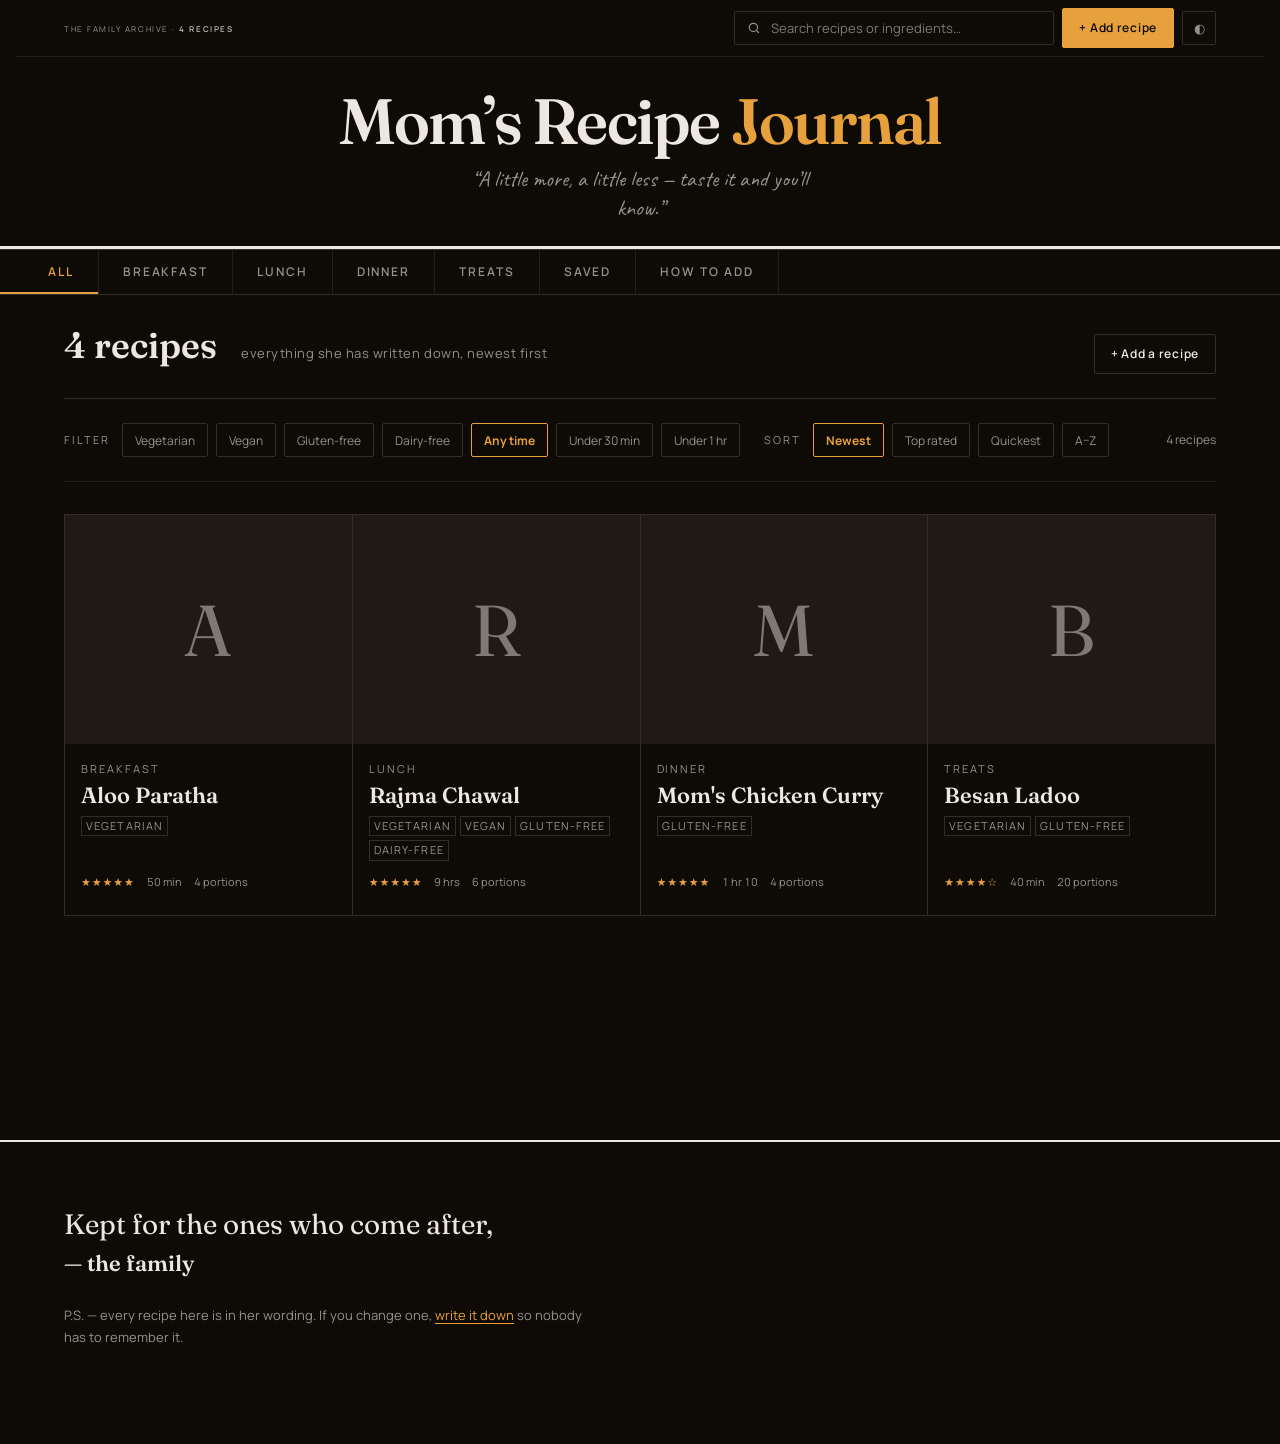
<file: index.html>
<!DOCTYPE html>
<html lang="en">
<head>
<meta charset="utf-8" />
<meta name="viewport" content="width=device-width, initial-scale=1" />
<title>Mom's Recipe Journal</title>
<meta name="description" content="The family archive of Mom's recipes — her wording, her photographs, her voice." />
<meta name="color-scheme" content="dark light" />
<link rel="icon" href="data:image/svg+xml,<svg xmlns='http://www.w3.org/2000/svg' viewBox='0 0 100 100'><text y='.9em' font-size='90'>&#127859;</text></svg>" />
<link rel="preconnect" href="https://fonts.googleapis.com" />
<link rel="preconnect" href="https://fonts.gstatic.com" crossorigin />
<link href="https://fonts.googleapis.com/css2?family=Caveat:wght@500;600&family=Fraunces:opsz,wght@9..144,400;9..144,600;9..144,700&family=Manrope:wght@400;500;600;700&display=swap" rel="stylesheet" />
<link rel="stylesheet" href="assets/css/style.css" />
</head>
<body>

<a class="skip-link" href="#main">Skip to the recipes</a>

<!-- N6 · Newspaper masthead -->
<header class="masthead">
  <div class="wrap masthead__utility">
    <p class="masthead__issue" id="issue-line">The family archive</p>
    <div class="masthead__tools">
      <label class="search" role="search">
        <span class="visually-hidden">Search recipes</span>
        <svg viewBox="0 0 24 24" aria-hidden="true"><circle cx="11" cy="11" r="7"/><path d="M20 20l-3.5-3.5"/></svg>
        <input id="search" type="search" placeholder="Search recipes or ingredients…" autocomplete="off" />
      </label>
      <a class="btn primary" href="admin.html">+ Add recipe</a>
      <button id="theme-toggle" class="icon-btn" type="button" aria-label="Switch between dark and daylight" title="Switch between dark and daylight">◐</button>
    </div>
  </div>

  <div class="wrap masthead__plate">
    <a class="wordmark" href="#/">Mom&rsquo;s Recipe <em>Journal</em></a>
    <p class="masthead__epigraph">&ldquo;A little more, a little less &mdash; taste it and you&rsquo;ll know.&rdquo;</p>
  </div>

  <div class="masthead__double"></div>
</header>

<!-- sticky outside the masthead so it holds for the whole page -->
<nav class="chapters" aria-label="Chapters">
  <div class="chapters__track">
    <a href="#/" data-nav="home">All</a>
    <a href="#/c/breakfast" data-nav="breakfast">Breakfast</a>
    <a href="#/c/lunch" data-nav="lunch">Lunch</a>
    <a href="#/c/dinner" data-nav="dinner">Dinner</a>
    <a href="#/c/treats" data-nav="treats">Treats</a>
    <a href="#/favourites" data-nav="favourites">Saved</a>
    <a href="#/about" data-nav="about">How to add</a>
  </div>
</nav>

<main id="main" class="wrap" tabindex="-1"></main>

<!-- Ft6 · Letter close -->
<footer class="site-footer">
  <div class="wrap"><div class="foot-letter">
    <p class="foot-letter__close">
      Kept for the ones who come after,<br>
      <span class="foot-letter__sign">— the family</span>
    </p>
    <p class="foot-letter__ps">
      P.S. — every recipe here is in her wording. If you change one,
      <a href="admin.html">write it down</a> so nobody has to remember it.
    </p>
  </div></div>
</footer>

<script src="config.js"></script>
<script src="data/recipes.js"></script>
<script src="assets/js/browser-db.js"></script>
<script src="assets/js/store.js"></script>
<script src="assets/js/app.js"></script>
</body>
</html>
</file>
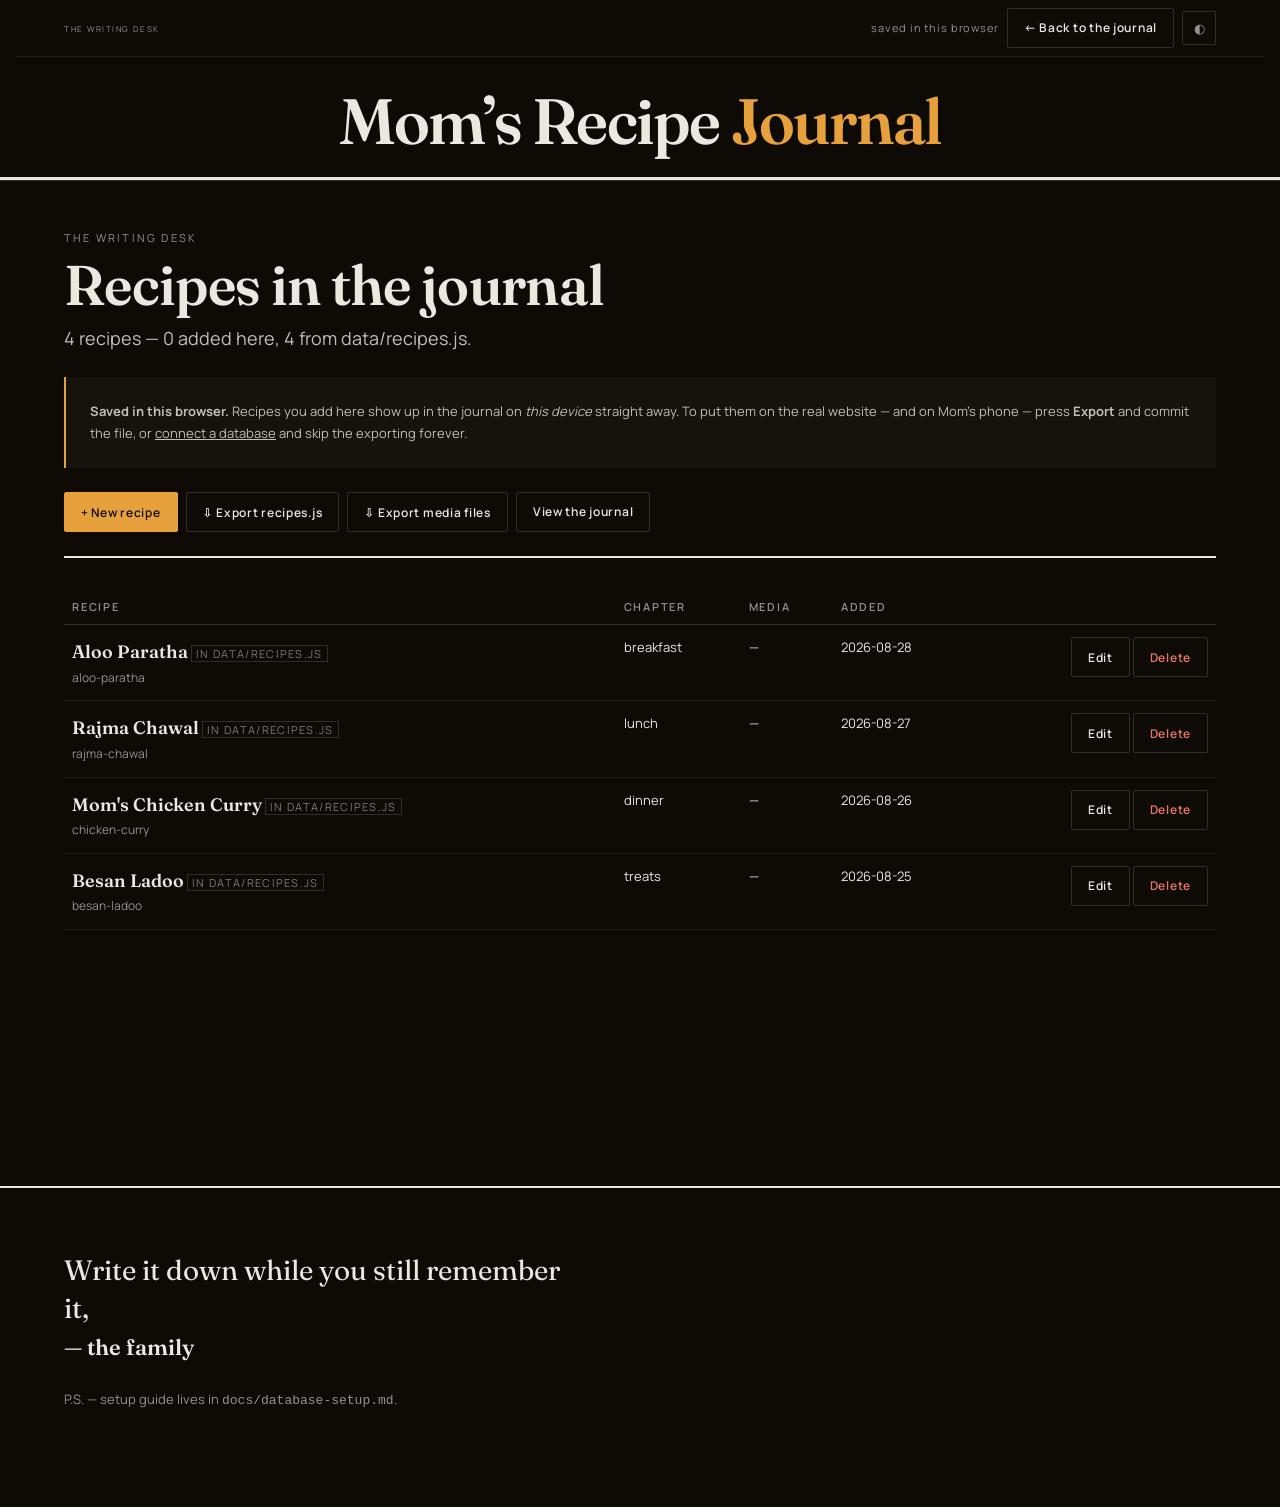
<file: admin.html>
<!DOCTYPE html>
<html lang="en">
<head>
<meta charset="utf-8" />
<meta name="viewport" content="width=device-width, initial-scale=1" />
<title>Add a recipe — Mom's Recipe Journal</title>
<meta name="robots" content="noindex" />
<link rel="icon" href="data:image/svg+xml,<svg xmlns='http://www.w3.org/2000/svg' viewBox='0 0 100 100'><text y='.9em' font-size='90'>&#9999;</text></svg>" />
<link rel="preconnect" href="https://fonts.googleapis.com" />
<link rel="preconnect" href="https://fonts.gstatic.com" crossorigin />
<meta name="color-scheme" content="dark light" />
<link href="https://fonts.googleapis.com/css2?family=Caveat:wght@500;600&family=Fraunces:opsz,wght@9..144,400;9..144,600;9..144,700&family=Manrope:wght@400;500;600;700&display=swap" rel="stylesheet" />
<link rel="stylesheet" href="assets/css/style.css" />
</head>
<body>

<header class="masthead">
  <div class="wrap masthead__utility">
    <p class="masthead__issue">The writing desk</p>
    <div class="masthead__tools">
      <span id="who" class="admin-who"></span>
      <a class="btn" href="index.html">&larr; Back to the journal</a>
      <button id="signout" class="btn" type="button" hidden>Sign out</button>
      <button id="theme-toggle" class="icon-btn" type="button" aria-label="Switch between dark and daylight" title="Switch between dark and daylight">◐</button>
    </div>
  </div>
  <div class="wrap masthead__plate">
    <a class="wordmark" href="index.html">Mom&rsquo;s Recipe <em>Journal</em></a>
  </div>
  <div class="masthead__double"></div>
</header>

<main id="admin" class="wrap" tabindex="-1"></main>

<footer class="site-footer">
  <div class="wrap"><div class="foot-letter">
    <p class="foot-letter__close">
      Write it down while you still remember it,<br>
      <span class="foot-letter__sign">&mdash; the family</span>
    </p>
    <p class="foot-letter__ps">P.S. &mdash; setup guide lives in <code>docs/database-setup.md</code>.</p>
  </div>
</footer>

<script src="config.js"></script>
<script src="data/recipes.js"></script>
<script src="assets/js/browser-db.js"></script>
<script src="assets/js/store.js"></script>
<script src="assets/js/admin.js"></script>
</body>
</html>
</file>
<file: assets/css/style.css>
/* Hallmark · genre: editorial · macrostructure: Catalogue · nav: N6 Newspaper masthead · footer: Ft6 Letter close
 * theme: custom (tuned) · vibe: "coffee-table dark, archival, kitchen-legible"
 * paper: oklch(15% 0.012 72) · accent: oklch(76% 0.14 72)
 * display: Fraunces · body: Manrope · hand: Caveat
 * axes: dark / roman-serif / chromatic-amber ~72°
 * enrichment: none (typography only; typographic plate, Tier A)
 * context: user-provided (tone: luxury × utilitarian · audience: archive)
 * pre-emit critique: P5 H5 E4 S5 R5 V5 · studied: no
 * slop test: 58/58 — gates 14 (width→transform), 30 (emoji icons), 38 (hand font
 *   in 6 slots → 2), 40/41 (--color-neutral contrast) failed on first pass, fixed.
 *   Contrast verified against computed OKLCH backgrounds, both themes, all pages.
 *   Mobile verified 320/375/414/768.
 */

@import url("../../tokens.css");

/* ==================================================================
   Base
   ================================================================== */

*, *::before, *::after { box-sizing: border-box; }
[hidden] { display: none !important; }

html, body {
  overflow-x: clip;              /* gate 34 — clip, never hidden (keeps sticky alive) */
  max-width: 100%;
}

body {
  margin: 0;
  background: var(--color-paper);
  color: var(--color-ink);
  font-family: var(--font-body);
  font-size: var(--text-base);
  line-height: 1.65;
  -webkit-font-smoothing: antialiased;
  text-rendering: optimizeLegibility;
}

img, video { max-width: 100%; display: block; }
figure { margin: 0; }
a { color: inherit; }

h1, h2, h3, h4 {
  font-family: var(--font-display);
  font-style: normal;            /* gate 38a — display type is always roman */
  font-weight: 600;
  line-height: 1.08;
  letter-spacing: -0.012em;
  overflow-wrap: anywhere;       /* gate 51 */
  min-width: 0;
  margin: 0;
}

:focus-visible {
  outline: 2px solid var(--color-focus);
  outline-offset: 2px;
  border-radius: var(--radius-sm);
  /* never animated — focus must appear instantly */
}

::selection { background: var(--color-accent); color: var(--color-accent-ink); }

.wrap { width: min(78rem, 100%); margin-inline: auto; padding-inline: var(--page-gutter); }
.wrap--narrow { width: min(58rem, 100%); }

.visually-hidden {
  position: absolute; width: 1px; height: 1px;
  overflow: hidden; clip: rect(0 0 0 0); white-space: nowrap;
}
.skip-link {
  position: absolute; left: -999px; top: 0; z-index: 60;
  background: var(--color-accent); color: var(--color-accent-ink);
  padding: var(--space-2xs) var(--space-sm);
}
.skip-link:focus { left: var(--space-2xs); top: var(--space-2xs); }

/* ==================================================================
   N6 · Newspaper masthead
   Utility row · wordmark · epigraph · double rule · chapter band.
   Deliberately NOT the sticky wordmark-left/CTA-right AI nav.
   ================================================================== */

.masthead { border-bottom: var(--rule-hair) solid var(--color-rule); }

.masthead__utility {
  display: flex; align-items: center; gap: var(--space-sm);
  flex-wrap: wrap;
  padding-block: var(--space-2xs);
  border-bottom: var(--rule-hair) solid var(--color-rule-2);
  font-size: var(--text-2xs);
}

.masthead__issue {
  margin: 0; color: var(--color-muted);
  font-variant-caps: all-small-caps; letter-spacing: 0.14em;
  white-space: nowrap;
}
.masthead__issue b { color: var(--color-ink-2); font-weight: 600; }

.masthead__tools { display: flex; align-items: center; gap: var(--space-2xs); margin-left: auto; }

.masthead__plate { padding-block: var(--space-lg) var(--space-md); text-align: center; }

.wordmark {
  display: block; text-decoration: none;
  font-family: var(--font-display);
  font-weight: 600;
  font-size: clamp(1.9rem, 6.4vw, 4rem);
  line-height: 1;
  letter-spacing: -0.028em;
  overflow-wrap: anywhere; min-width: 0;
}
.wordmark em { font-style: normal; color: var(--color-accent); }

.masthead__epigraph {
  margin: var(--space-xs) auto 0; max-width: 34ch;
  font-family: var(--font-hand);
  font-size: var(--text-xl);
  line-height: 1.3;
  color: var(--color-muted);
}

/* the double rule — the broadsheet signature */
.masthead__double {
  border-top: 2px solid var(--color-ink);
  border-bottom: var(--rule-hair) solid var(--color-ink);
  height: 3px;
}

/* ---- chapter band (sticky — the part you actually navigate with) ---- */

.chapters {
  position: sticky; top: 0; z-index: 20;
  background: var(--color-paper);
  border-bottom: var(--rule-hair) solid var(--color-rule);
}
.chapters__track {
  display: flex; align-items: stretch; gap: 0;
  overflow-x: auto;                     /* the strip scrolls; the page never does */
  scrollbar-width: none;
  -webkit-overflow-scrolling: touch;
}
.chapters__track::-webkit-scrollbar { display: none; }

.chapters a {
  flex: none;
  display: inline-flex; align-items: center;
  min-height: 44px;                     /* WCAG AA hit target */
  padding: var(--space-2xs) var(--space-md);
  text-decoration: none;
  white-space: nowrap;                  /* gate 49 — clickable text never wraps */
  font-size: var(--text-xs);
  font-weight: 600;
  letter-spacing: 0.16em;
  text-transform: uppercase;
  color: var(--color-muted);
  border-right: var(--rule-hair) solid var(--color-rule-2);
  transition: color var(--dur-fast) var(--ease-out);
}
.chapters a:first-child { padding-left: var(--page-gutter); }
.chapters a:hover { color: var(--color-ink); }
.chapters a.active { color: var(--color-accent); }
.chapters a.active::before {
  content: ""; position: absolute; inset: auto 0 0 0; height: 2px;
  background: var(--color-accent);
}
.chapters a { position: relative; }

/* ==================================================================
   Controls
   ================================================================== */

.btn {
  display: inline-flex; align-items: center; justify-content: center; gap: var(--space-3xs);
  min-height: 40px;
  padding: var(--space-2xs) var(--space-sm);
  font-family: var(--font-body);
  font-size: var(--text-xs);
  font-weight: 600;
  letter-spacing: 0.06em;
  white-space: nowrap;                  /* gate 49 */
  text-decoration: none;
  color: var(--color-ink);
  background: transparent;
  border: var(--rule-hair) solid var(--color-rule);
  border-radius: var(--radius-sm);
  cursor: pointer;
  transition: border-color var(--dur-fast) var(--ease-out),
              color var(--dur-fast) var(--ease-out),
              background-color var(--dur-fast) var(--ease-out);
}
.btn:hover { border-color: var(--color-accent); color: var(--color-accent); }
.btn:active { transform: translateY(1px); }
.btn[disabled] { opacity: 0.45; cursor: not-allowed; }
.btn[disabled]:hover { border-color: var(--color-rule); color: var(--color-ink); }

.btn.primary {
  background: var(--color-accent);
  border-color: var(--color-accent);
  color: var(--color-accent-ink);
}
.btn.primary:hover { background: var(--color-focus); border-color: var(--color-focus); color: var(--color-accent-ink); }
.btn.on { border-color: var(--color-accent); color: var(--color-accent); }
.btn.danger { border-color: var(--color-rule); color: var(--color-danger); }
.btn.danger:hover { border-color: var(--color-danger); color: var(--color-danger); }
.btn.small { min-height: 34px; padding: var(--space-3xs) var(--space-xs); font-size: var(--text-2xs); }

.icon-btn {
  display: inline-grid; place-items: center;
  width: 34px; height: 34px;
  background: transparent; color: var(--color-muted);
  border: var(--rule-hair) solid var(--color-rule);
  border-radius: var(--radius-sm);
  cursor: pointer; font-size: var(--text-sm); line-height: 1;
  transition: color var(--dur-fast) var(--ease-out), border-color var(--dur-fast) var(--ease-out);
}
.icon-btn:hover { color: var(--color-accent); border-color: var(--color-accent); }

.search {
  display: flex; align-items: center; gap: var(--space-2xs);
  border: var(--rule-hair) solid var(--color-rule);
  border-radius: var(--radius-sm);
  padding-inline: var(--space-xs);
  min-height: 34px;
  min-width: min(20rem, 42vw);
}
.search:focus-within { border-color: var(--color-accent); }
.search svg { width: 14px; height: 14px; flex: none; fill: none; stroke: var(--color-muted); stroke-width: 2; stroke-linecap: round; }
.search input {
  border: 0; background: none; outline: none; width: 100%;
  color: var(--color-ink); font-family: var(--font-body); font-size: var(--text-sm);
}
.search input::placeholder { color: var(--color-neutral); }

/* ==================================================================
   Page furniture
   ================================================================== */

main { display: block; padding-bottom: var(--space-3xl); outline: none; }

.page-head { padding-block: var(--space-xl) var(--space-md); }
.eyebrow {
  margin: 0 0 var(--space-2xs);
  font-size: var(--text-2xs); letter-spacing: 0.2em; text-transform: uppercase;
  color: var(--color-muted);
}
h1 { font-size: var(--text-display-s); }
h2 { font-size: var(--text-2xl); }
h3 { font-size: var(--text-xl); }
.lede { margin: var(--space-2xs) 0 0; color: var(--color-ink-2); max-width: 58ch; font-size: var(--text-lg); }
.rule { border: 0; border-top: var(--rule-hair) solid var(--color-rule); margin-block: var(--space-2xl); }

/* the inventory header — Catalogue's opener: count · qualifier */
.ledger {
  display: flex; align-items: baseline; gap: var(--space-md);
  flex-wrap: wrap;
  padding-block: var(--space-lg) var(--space-md);
  border-bottom: var(--rule-hair) solid var(--color-rule);
}
.ledger__count {
  font-family: var(--font-display); font-weight: 600;
  font-size: var(--text-3xl); line-height: 1;
}
.ledger__qual { color: var(--color-muted); font-size: var(--text-sm); letter-spacing: 0.04em; }
.ledger__tools { margin-left: auto; display: flex; gap: var(--space-2xs); flex-wrap: wrap; }

/* ==================================================================
   Catalogue — the hairline ledger grid
   No card boxes: a 1px gap over a ruled ground draws every division.
   ================================================================== */

.catalogue {
  display: grid;
  grid-template-columns: repeat(auto-fill, minmax(min(100%, 17rem), 1fr));  /* gate 50 */
  gap: var(--rule-hair);
  background: var(--color-rule);
  border: var(--rule-hair) solid var(--color-rule);
  margin-block: var(--space-lg);
}

.entry {
  display: flex; flex-direction: column;
  background: var(--color-paper);
  text-decoration: none;
  padding: 0 0 var(--space-md);
  transition: background-color var(--dur-base) var(--ease-out);
}
.entry:hover { background: var(--color-paper-2); }

.entry__plate {
  position: relative;
  aspect-ratio: 5 / 4;
  display: grid; place-items: center;
  background: var(--color-paper-3);
  overflow: hidden;
  margin-bottom: var(--space-sm);
}
.entry__plate img { width: 100%; height: 100%; object-fit: cover; }

/* Tier-A typographic plate — stands in for a photograph without inventing one */
.entry__initial {
  font-family: var(--font-display);
  font-weight: 400;
  font-size: clamp(3rem, 8vw, 4.5rem);
  line-height: 1;
  color: var(--color-neutral);
  transition: color var(--dur-base) var(--ease-out);
}
.entry:hover .entry__initial { color: var(--color-accent); }

.entry__flags {
  position: absolute; right: var(--space-2xs); bottom: var(--space-2xs);
  display: flex; gap: var(--space-3xs);
}
.entry__flags span {
  font-size: var(--text-2xs); font-weight: 600;
  padding: 0 var(--space-3xs);
  color: var(--color-ink);
  background: var(--color-paper);
  border: var(--rule-hair) solid var(--color-rule);
}

.entry__body { padding-inline: var(--space-sm); display: flex; flex-direction: column; gap: var(--space-3xs); flex: 1; }
.entry__cat {
  font-size: var(--text-2xs); letter-spacing: 0.18em; text-transform: uppercase;
  color: var(--color-muted);
}
.entry__title {
  font-family: var(--font-display); font-weight: 600;
  font-size: var(--text-xl); line-height: 1.12;
  overflow-wrap: anywhere; min-width: 0;
}
.entry__title::after {
  content: ""; display: block; height: var(--rule-hair);
  width: 2.5rem; margin-top: var(--space-3xs);
  background: var(--color-accent);
  transform: scaleX(0); transform-origin: left;
  transition: transform var(--dur-base) var(--ease-out);
}
.entry:hover .entry__title::after { transform: scaleX(1); }

.entry__meta {
  margin-top: auto; padding-top: var(--space-2xs);
  display: flex; align-items: baseline; gap: var(--space-xs); flex-wrap: wrap;
  font-size: var(--text-2xs); color: var(--color-muted);
  font-variant-numeric: tabular-nums;
}
.stars { color: var(--color-accent); letter-spacing: 0.08em; }

.badges { display: flex; flex-wrap: wrap; gap: var(--space-3xs); }
.badge {
  font-size: var(--text-2xs); letter-spacing: 0.1em; text-transform: uppercase;
  color: var(--color-muted);
  border: var(--rule-hair) solid var(--color-rule);
  padding: 0 var(--space-3xs);
}

/* ---- filters ---- */
.filters {
  display: flex; flex-wrap: wrap; gap: var(--space-2xs); align-items: center;
  padding-block: var(--space-md);
  border-bottom: var(--rule-hair) solid var(--color-rule-2);
}
.filters .label {
  font-size: var(--text-2xs); letter-spacing: 0.18em; text-transform: uppercase;
  color: var(--color-muted); margin-right: var(--space-3xs);
}
.chip {
  min-height: 34px;
  padding: var(--space-3xs) var(--space-xs);
  font-family: var(--font-body); font-size: var(--text-xs);
  white-space: nowrap;
  color: var(--color-muted);
  background: transparent;
  border: var(--rule-hair) solid var(--color-rule);
  border-radius: var(--radius-sm);
  cursor: pointer;
  transition: color var(--dur-fast) var(--ease-out), border-color var(--dur-fast) var(--ease-out);
}
.chip:hover { color: var(--color-ink); border-color: var(--color-ink-2); }
.chip[aria-pressed="true"] {
  color: var(--color-accent); border-color: var(--color-accent);
  background: transparent; font-weight: 700;
}
.count { margin-left: auto; font-size: var(--text-xs); color: var(--color-muted); font-variant-numeric: tabular-nums; }

/* ==================================================================
   The recipe — ruled sections, not stacked cards
   ================================================================== */

.recipe-top {
  display: flex; align-items: baseline; gap: var(--space-sm);
  flex-wrap: wrap;
  padding-block: var(--space-lg) var(--space-md);
}
.recipe-top .grow { flex: 1; min-width: 12rem; }
.recipe-actions { display: flex; gap: var(--space-2xs); flex-wrap: wrap; }

.sheet {
  border-top: 2px solid var(--color-ink);
  padding-block: var(--space-lg) var(--space-2xl);
}
.sheet + .sheet { border-top-color: var(--color-rule); }

.sheet-head {
  display: flex; justify-content: space-between; align-items: flex-start;
  gap: var(--space-lg); flex-wrap: wrap;
  padding-bottom: var(--space-md);
}
.field-label {
  font-size: var(--text-2xs); letter-spacing: 0.2em; text-transform: uppercase;
  color: var(--color-muted);
}
.recipe-title {
  font-family: var(--font-display); font-weight: 600;
  font-size: var(--text-display-s);
  line-height: 1.02; letter-spacing: -0.022em;
  margin: var(--space-3xs) 0 0;
  overflow-wrap: anywhere; min-width: 0;
}
.rating-block { text-align: right; }
.rating-block .stars { font-size: var(--text-xl); }

.spread { display: grid; grid-template-columns: 1.15fr 0.85fr; gap: var(--space-2xl); align-items: start; }

/* ---- ingredients ---- */
.ing-list { list-style: none; margin: var(--space-sm) 0 0; padding: 0; }
.ing-list li { border-bottom: var(--rule-hair) solid var(--color-rule-2); }
.ing-list label {
  display: flex; align-items: baseline; gap: var(--space-xs);
  padding-block: var(--space-xs);
  min-height: 44px;                       /* cook with wet hands */
  cursor: pointer;
  font-size: var(--text-lg);
}
.ing-list input {
  appearance: none; -webkit-appearance: none; flex: none;
  width: 1.05rem; height: 1.05rem; position: relative; top: 0.18rem;
  border: var(--rule-hair) solid var(--color-neutral);
  border-radius: var(--radius-sm);
  background: transparent; cursor: pointer;
  transition: background-color var(--dur-fast) var(--ease-out), border-color var(--dur-fast) var(--ease-out);
}
.ing-list input:checked { background: var(--color-accent); border-color: var(--color-accent); }
.ing-list input:checked::after {
  content: "✓"; position: absolute; inset: 0;
  display: grid; place-items: center;
  color: var(--color-accent-ink); font-size: var(--text-2xs); line-height: 1;
}
.ing-list input:checked + span { color: var(--color-neutral); text-decoration: line-through; }
.ing-list .amount { color: var(--color-accent); font-variant-numeric: tabular-nums; font-weight: 600; }

.portion-tool { display: flex; align-items: center; gap: var(--space-2xs); margin-top: var(--space-sm); }
.portion-tool button {
  width: 34px; height: 34px; border-radius: var(--radius-sm);
  border: var(--rule-hair) solid var(--color-rule);
  background: transparent; color: var(--color-ink);
  cursor: pointer; font-size: var(--text-base); line-height: 1;
}
.portion-tool button:hover { border-color: var(--color-accent); color: var(--color-accent); }
.portion-tool output { font-variant-numeric: tabular-nums; font-weight: 700; min-width: 1.75rem; text-align: center; }
.portion-tool .note { font-size: var(--text-xs); color: var(--color-muted); }

/* ---- meta panel ---- */
.meta-rows { display: grid; gap: var(--space-xs); margin-bottom: var(--space-md); }
.meta-row {
  display: flex; align-items: baseline; gap: var(--space-sm);
  padding-bottom: var(--space-xs);
  border-bottom: var(--rule-hair) solid var(--color-rule-2);
  flex-wrap: wrap;
}
.meta-row .field-label { min-width: 6rem; }
.meta-value { font-size: var(--text-base); font-variant-numeric: tabular-nums; }

.dots { display: flex; align-items: center; gap: var(--space-3xs); }
.dots i { display: block; border: var(--rule-hair) solid var(--color-neutral); border-radius: 50%; width: 0.5rem; height: 0.5rem; }
.dots i:nth-child(2) { width: 0.62rem; height: 0.62rem; }
.dots i:nth-child(3) { width: 0.74rem; height: 0.74rem; }
.dots i:nth-child(4) { width: 0.86rem; height: 0.86rem; }
.dots i:nth-child(5) { width: 1rem; height: 1rem; }
.dots i.on { background: var(--color-accent); border-color: var(--color-accent); }
.dots .lvl { margin-left: var(--space-2xs); font-size: var(--text-xs); color: var(--color-muted); }

.diet-grid { display: grid; grid-template-columns: 1fr 1fr; gap: var(--space-2xs) var(--space-sm); margin-bottom: var(--space-md); }
.diet { display: flex; align-items: center; gap: var(--space-2xs); font-size: var(--text-2xs); letter-spacing: 0.12em; text-transform: uppercase; color: var(--color-muted); }
.diet .o { width: 0.8rem; height: 0.8rem; border: var(--rule-hair) solid var(--color-neutral); border-radius: 50%; flex: none; position: relative; }
.diet.yes { color: var(--color-ink-2); }
.diet.yes .o { background: var(--color-accent); border-color: var(--color-accent); }
.diet.yes .o::after { content: "✓"; position: absolute; inset: 0; display: grid; place-items: center; color: var(--color-accent-ink); font-size: 0.55rem; }

/* ---- her boxes: a rule and a label, no nested card ---- */
.note-box { border-top: var(--rule-hair) solid var(--color-rule); padding-top: var(--space-xs); margin-bottom: var(--space-md); }
.note-box h3 {
  font-family: var(--font-body); font-weight: 700;
  font-size: var(--text-2xs); letter-spacing: 0.2em; text-transform: uppercase;
  color: var(--color-muted); margin-bottom: var(--space-2xs);
}
.note-box p { margin: 0; font-family: var(--font-hand); font-size: var(--text-xl); line-height: 1.45; color: var(--color-ink); }

/* ---- method — the part you read while cooking ---- */
.method-sheet .lines { border-top: var(--rule-hair) solid var(--color-rule); }
.steps { list-style: none; counter-reset: step; margin: 0; padding: 0; }
.steps li {
  counter-increment: step;
  position: relative;
  padding: var(--space-md) 0 var(--space-md) var(--space-2xl);
  border-bottom: var(--rule-hair) solid var(--color-rule-2);
  font-size: var(--text-lg);
  line-height: 1.55;
  cursor: pointer;
  transition: color var(--dur-base) var(--ease-out);
}
.steps li::before {
  content: counter(step, decimal-leading-zero);
  position: absolute; left: 0; top: var(--space-md);
  font-family: var(--font-display); font-weight: 600;
  font-size: var(--text-lg); line-height: 1.4;
  color: var(--color-accent);
  font-variant-numeric: tabular-nums;
}
.steps li.done { color: var(--color-neutral); }
.steps li.done::before { color: var(--color-neutral); }

/* ==================================================================
   Media — her videos, voice notes, photographs
   ================================================================== */

.media-section + .media-section { margin-top: var(--space-2xl); }
.media-head { display: flex; align-items: baseline; gap: var(--space-2xs); margin-bottom: var(--space-md); padding-bottom: var(--space-2xs); border-bottom: var(--rule-hair) solid var(--color-rule); }
.media-head h3 { font-size: var(--text-xl); }
.media-head .n { font-size: var(--text-2xs); color: var(--color-muted); font-variant-numeric: tabular-nums; }

.photo-grid { display: grid; grid-template-columns: repeat(auto-fill, minmax(min(100%, 12rem), 1fr)); gap: var(--space-md); }
.photo { cursor: zoom-in; }
.photo img { aspect-ratio: 4 / 3; object-fit: cover; width: 100%; background: var(--color-paper-3); }
.photo figcaption { font-size: var(--text-sm); color: var(--color-muted); padding-top: var(--space-3xs); }

.video-grid { display: grid; grid-template-columns: repeat(auto-fill, minmax(min(100%, 20rem), 1fr)); gap: var(--space-md); }
.video-item video, .video-item iframe { width: 100%; aspect-ratio: 16 / 9; border: 0; background: var(--color-paper-3); }
.video-item figcaption, .audio-item .cap { font-size: var(--text-sm); color: var(--color-muted); margin-top: var(--space-3xs); }

.audio-list { display: grid; gap: var(--space-sm); }
.audio-item {
  display: flex; gap: var(--space-sm); align-items: center; flex-wrap: wrap;
  padding-bottom: var(--space-sm);
  border-bottom: var(--rule-hair) solid var(--color-rule-2);
}
.audio-item .icon { font-size: var(--text-xl); color: var(--color-accent); }
.audio-item .body { flex: 1; min-width: 14rem; }
.audio-item audio { width: 100%; margin-top: var(--space-3xs); }

.empty-media {
  border: var(--rule-hair) dashed var(--color-rule);
  padding: var(--space-md);
  color: var(--color-muted); font-size: var(--text-sm); text-align: center;
}
.empty-media code { color: var(--color-ink-2); font-size: 0.92em; }

/* lightbox */
.lightbox { position: fixed; inset: 0; background: var(--color-scrim); z-index: 60; display: grid; place-items: center; padding: var(--space-lg); }
.lightbox img { max-width: min(68rem, 92vw); max-height: 80vh; }
.lightbox .cap { color: var(--color-ink); font-size: var(--text-base); text-align: center; margin-top: var(--space-sm); }
.lightbox .close { position: absolute; top: var(--space-md); right: var(--space-md); background: none; border: 0; color: var(--color-ink); font-size: var(--text-3xl); line-height: 1; cursor: pointer; min-width: 44px; min-height: 44px; }

/* ==================================================================
   Prose / empty states
   ================================================================== */

.prose { max-width: 68ch; }
.prose h2 { margin-top: var(--space-xl); margin-bottom: var(--space-2xs); }
.prose p, .prose li { color: var(--color-ink-2); }
.prose code { color: var(--color-accent); font-size: 0.92em; }
.prose pre {
  background: var(--color-paper-2);
  border-left: 2px solid var(--color-rule);
  padding: var(--space-md);
  overflow-x: auto; font-size: var(--text-sm); line-height: 1.6;
}
.prose pre code { color: var(--color-ink-2); }

.empty {
  text-align: center; padding: var(--space-3xl) var(--space-sm);
  border: var(--rule-hair) dashed var(--color-rule);
  color: var(--color-muted);
}
.empty .big { font-family: var(--font-display); font-size: var(--text-4xl); display: block; margin-bottom: var(--space-2xs); color: var(--color-neutral); }

.banner {
  border-left: 2px solid var(--color-accent);
  background: var(--color-paper-2);
  padding: var(--space-md);
  margin-bottom: var(--space-md);
}
.banner p { margin: 0; font-size: var(--text-sm); color: var(--color-ink-2); }

.tag {
  font-size: var(--text-2xs); letter-spacing: 0.12em; text-transform: uppercase;
  border: var(--rule-hair) solid var(--color-accent); color: var(--color-accent);
  padding: 0 var(--space-3xs); white-space: nowrap;
}
.tag.muted { border-color: var(--color-rule); color: var(--color-neutral); }

/* ==================================================================
   Ft6 · Letter close
   ================================================================== */

.site-footer { border-top: 2px solid var(--color-ink); margin-top: var(--space-3xl); }
.foot-letter { padding-block: var(--space-2xl) var(--space-3xl); max-width: 52ch; }
.foot-letter__close {
  font-family: var(--font-display);
  font-size: var(--text-2xl); line-height: 1.35;
  margin: 0; color: var(--color-ink);
}
.foot-letter__sign { font-family: var(--font-display); font-style: normal; font-weight: 600; font-size: var(--text-xl); }
.foot-letter__ps { margin: var(--space-md) 0 0; font-size: var(--text-sm); color: var(--color-muted); }
.foot-letter__ps a { color: var(--color-accent); text-underline-offset: 3px; }

/* ==================================================================
   The writing desk
   ================================================================== */

.admin-who { font-size: var(--text-2xs); color: var(--color-muted); letter-spacing: 0.08em; }
.admin-actions { display: flex; gap: var(--space-2xs); flex-wrap: wrap; margin-block: var(--space-md); }

.field { display: flex; flex-direction: column; gap: var(--space-3xs); margin-bottom: var(--space-sm); }
.field > span, .field legend {
  font-size: var(--text-2xs); letter-spacing: 0.16em; text-transform: uppercase; color: var(--color-muted);
}
.field small { text-transform: none; letter-spacing: 0; font-size: var(--text-xs); color: var(--color-neutral); }
.field input, .field select, .field textarea {
  font-family: var(--font-body); font-size: var(--text-base);
  color: var(--color-ink); background: var(--color-paper-2);
  border: var(--rule-hair) solid var(--color-rule); border-radius: var(--radius-sm);
  padding: var(--space-2xs) var(--space-xs); width: 100%; min-height: 40px;
}
.field textarea { resize: vertical; line-height: 1.6; }
.field input[readonly] { color: var(--color-muted); }

.form-grid { display: grid; grid-template-columns: 1fr 1fr; gap: 0 var(--space-md); }
.form-grid .wide { grid-column: 1 / -1; }

.dual { display: flex; align-items: center; gap: var(--space-2xs); }
.dual input { width: 5rem; }
.dual small { color: var(--color-neutral); font-size: var(--text-xs); }

.diet-set { border: var(--rule-hair) solid var(--color-rule); border-radius: var(--radius-sm); padding: var(--space-xs) var(--space-sm); margin-bottom: var(--space-sm); }
.diet-set legend { padding-inline: var(--space-3xs); }
.cb { display: inline-flex; align-items: center; gap: var(--space-3xs); margin-right: var(--space-md); font-size: var(--text-sm); color: var(--color-ink-2); min-height: 34px; }
.cb input { width: auto; min-height: 0; }

.hint { font-size: var(--text-sm); color: var(--color-muted); margin: var(--space-3xs) 0 var(--space-xs); }
.hint.bad { color: var(--color-danger); }

.media-editor { margin-bottom: var(--space-lg); }
.uploader { display: flex; gap: var(--space-2xs); flex-wrap: wrap; align-items: center; margin-bottom: var(--space-2xs); }
.uploader input[type="file"] { font-family: var(--font-body); font-size: var(--text-sm); color: var(--color-ink-2); }
.uploader input[type="url"] {
  flex: 1; min-width: 14rem; font-family: var(--font-body); font-size: var(--text-sm);
  color: var(--color-ink); background: var(--color-paper-2);
  border: var(--rule-hair) solid var(--color-rule); border-radius: var(--radius-sm);
  padding: var(--space-2xs) var(--space-xs); min-height: 34px;
}

.progress { height: 2px; background: var(--color-rule); overflow: hidden; margin-bottom: var(--space-2xs); }
.progress div {
  height: 100%; width: 100%; background: var(--color-accent);
  transform: scaleX(0); transform-origin: left;
  transition: transform var(--dur-fast) linear;
}

.media-rows { list-style: none; margin: 0; padding: 0; display: grid; gap: var(--space-2xs); }
.media-rows li {
  display: flex; gap: var(--space-2xs); align-items: center; flex-wrap: wrap;
  border-bottom: var(--rule-hair) solid var(--color-rule-2); padding-bottom: var(--space-2xs);
}
.media-rows .src { font-size: var(--text-xs); color: var(--color-muted); max-width: 14rem; overflow: hidden; text-overflow: ellipsis; white-space: nowrap; flex: none; }
.media-rows input[type="text"] {
  flex: 1; min-width: 11rem; font-family: var(--font-body); font-size: var(--text-sm);
  color: var(--color-ink); background: var(--color-paper-2);
  border: var(--rule-hair) solid var(--color-rule); border-radius: var(--radius-sm);
  padding: var(--space-3xs) var(--space-2xs); min-height: 34px;
}

.admin-table { width: 100%; border-collapse: collapse; font-size: var(--text-sm); }
.admin-table th {
  text-align: left; font-size: var(--text-2xs); letter-spacing: 0.16em; text-transform: uppercase;
  color: var(--color-muted); font-weight: 600;
  padding: var(--space-2xs); border-bottom: var(--rule-hair) solid var(--color-rule);
}
.admin-table td { padding: var(--space-xs) var(--space-2xs); border-bottom: var(--rule-hair) solid var(--color-rule-2); vertical-align: top; }
.admin-table td small { color: var(--color-muted); font-size: var(--text-xs); }
.admin-table .right { text-align: right; white-space: nowrap; }
.admin-table strong { font-family: var(--font-display); font-size: var(--text-lg); font-weight: 600; }

.toast {
  position: fixed; left: 50%; bottom: var(--space-md); transform: translateX(-50%);
  background: var(--color-ink); color: var(--color-paper);
  padding: var(--space-2xs) var(--space-md);
  font-size: var(--text-sm); z-index: 70; max-width: min(90vw, 34rem);
  transition: opacity var(--dur-slow) var(--ease-out);
}
.toast.bad { background: var(--color-danger); color: var(--color-accent-ink); }
.toast.go { opacity: 0; }

.signin { max-width: 24rem; }

/* ==================================================================
   Motion — one orchestrated entrance, quiet
   ================================================================== */

@keyframes rise {
  from { opacity: 0; transform: translateY(0.75rem); }
  to   { opacity: 1; transform: none; }
}
.catalogue .entry {
  animation: rise var(--dur-slow) var(--ease-out) backwards;
}
.catalogue .entry:nth-child(1)  { animation-delay: 0ms; }
.catalogue .entry:nth-child(2)  { animation-delay: 40ms; }
.catalogue .entry:nth-child(3)  { animation-delay: 80ms; }
.catalogue .entry:nth-child(4)  { animation-delay: 120ms; }
.catalogue .entry:nth-child(5)  { animation-delay: 160ms; }
.catalogue .entry:nth-child(6)  { animation-delay: 200ms; }
.catalogue .entry:nth-child(n+7) { animation-delay: 240ms; }

@media (prefers-reduced-motion: reduce) {
  *, *::before, *::after {
    animation-duration: 0.01ms !important;
    animation-iteration-count: 1 !important;
    transition-duration: 0.01ms !important;
    scroll-behavior: auto !important;
  }
  .catalogue .entry { animation: none; opacity: 1; transform: none; }
}

/* ==================================================================
   Responsive — verified at 320 / 375 / 414 / 768
   ================================================================== */

@media (max-width: 60rem) {
  .spread { grid-template-columns: 1fr; gap: var(--space-xl); }
}

@media (max-width: 40rem) {
  .masthead__plate { padding-block: var(--space-md) var(--space-sm); }
  .masthead__epigraph { font-size: var(--text-lg); }
  .search { min-width: 0; flex: 1; }
  .masthead__tools { width: 100%; margin-left: 0; }
  .masthead__issue { width: 100%; }
  .recipe-title { font-size: var(--text-3xl); }
  .steps li { padding-left: var(--space-xl); font-size: var(--text-base); }
  .diet-grid { grid-template-columns: 1fr; }
  .form-grid { grid-template-columns: 1fr; }
  .media-rows .src { max-width: 100%; }
  .ledger__tools { margin-left: 0; width: 100%; }
  .sheet-head { gap: var(--space-sm); }
  .rating-block { text-align: left; }

  /* WCAG AA — every target reachable with a floury thumb */
  .icon-btn { width: 44px; height: 44px; }
  .btn, .chip, .btn.small { min-height: 44px; }
  .portion-tool button { width: 44px; height: 44px; }
  .field input, .field select, .field textarea,
  .uploader input[type="url"], .media-rows input[type="text"] { min-height: 44px; }
  .search { min-height: 44px; }

  /* the recipes matter more than the filters — one scrolling row, like the
     chapter band, so the catalogue stays near the top of the screen */
  .filters { flex-wrap: nowrap; overflow-x: auto; scrollbar-width: none; padding-block: var(--space-2xs); }
  .filters::-webkit-scrollbar { display: none; }
  .filters .chip, .filters .label { flex: none; }
  .count { display: none; }   /* the ledger above already states the count */
}

/* ==================================================================
   Print — one clean recipe card
   ================================================================== */

@media print {
  .masthead, .site-footer, .recipe-actions, .portion-tool, .skip-link,
  .lightbox, .chapters, .filters { display: none !important; }
  body { background: var(--color-print-paper); color: var(--color-print-ink); }
  .sheet { border-top-color: var(--color-print-rule); break-inside: avoid; }
  .spread { grid-template-columns: 1.15fr 0.85fr; }
  a { text-decoration: none; }
}
</file>
